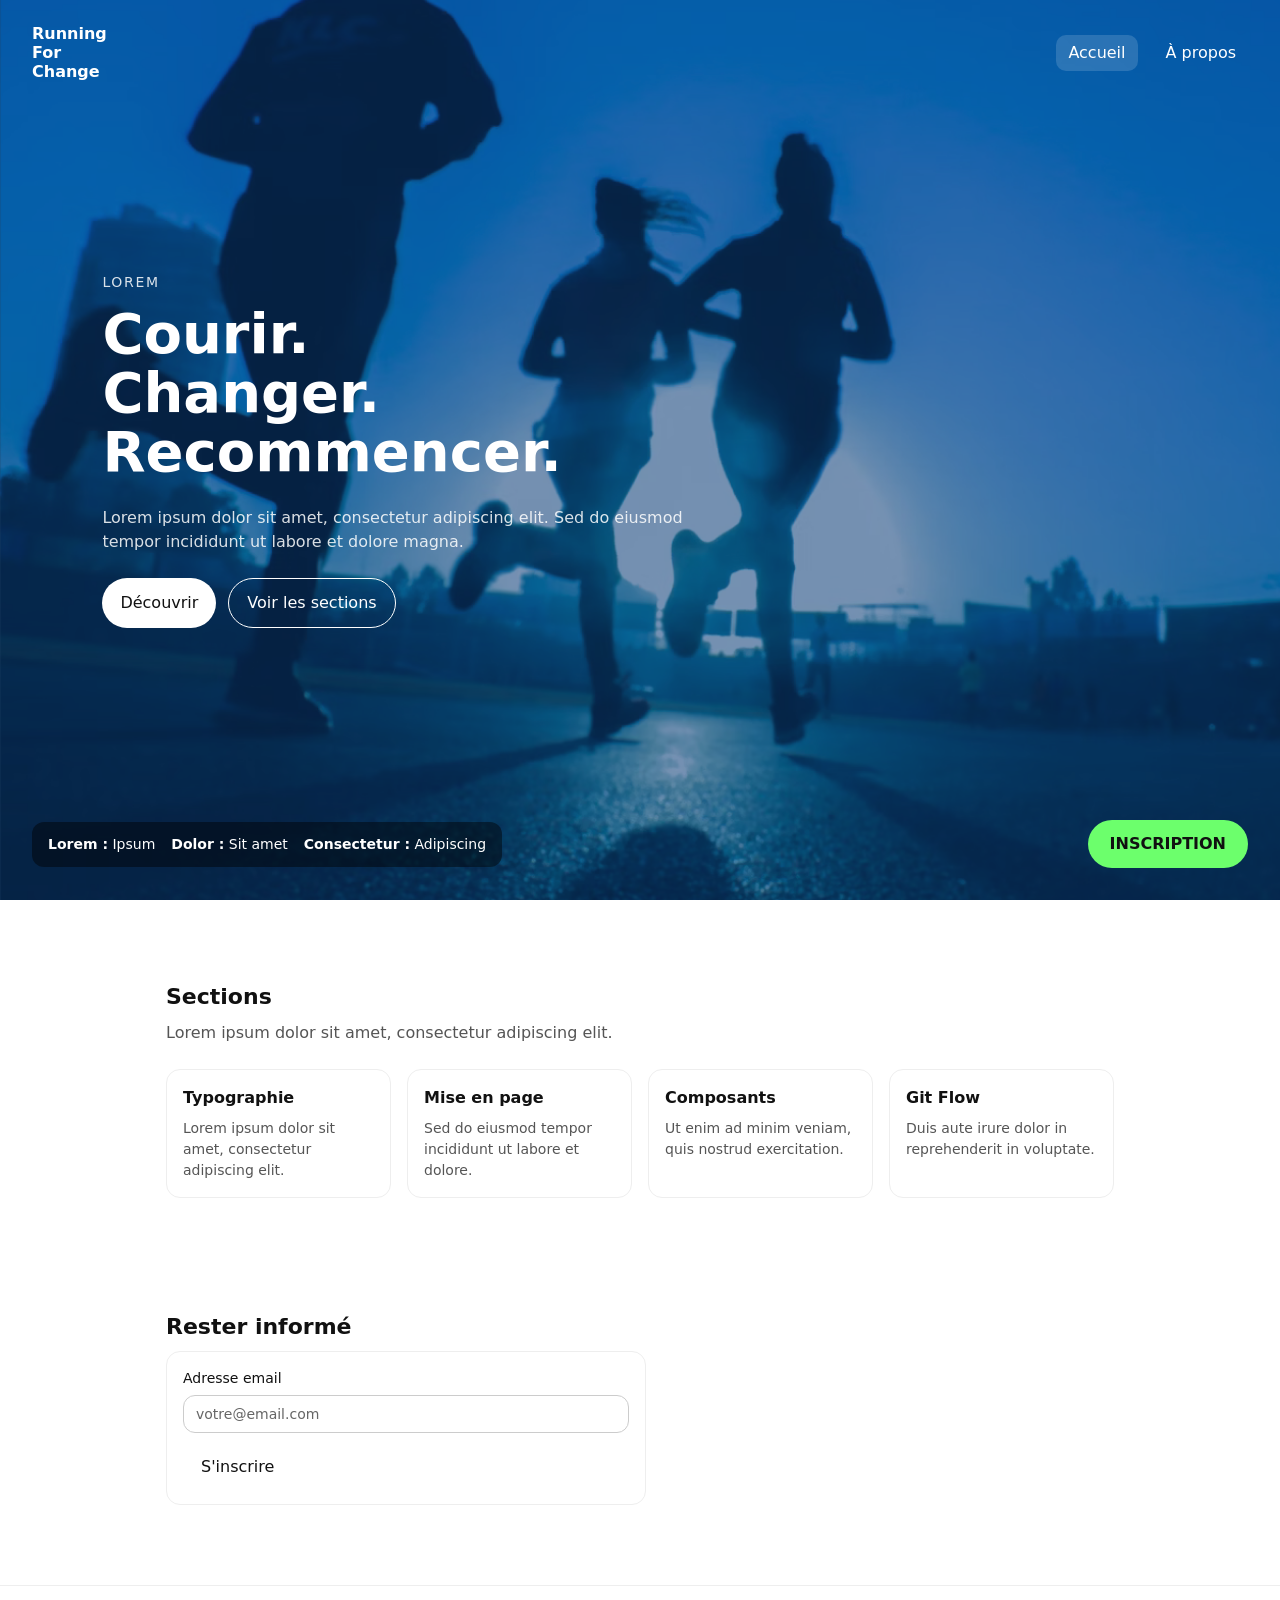
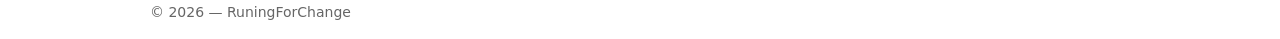
<file: src/index.html>
<!DOCTYPE html>
<html lang="fr">
<head>
  <meta charset="utf-8" />
  <meta name="viewport" content="width=device-width, initial-scale=1" />
  <meta name="description" content="Lorem ipsum dolor sit amet, consectetur adipiscing elit." />
  <title>RuningForChange</title>
  <link rel="stylesheet" href="../css/style.css" />
</head>

<body class="home">

<a class="skip-link" href="#main">Aller au contenu principal</a>

<header class="site-header site-header--overlay">
  <a class="brand" href="./index.html">
    Running<br>For<br>Change
  </a>

  <nav class="nav" aria-label="Navigation principale">
    <a href="./index.html" aria-current="page">Accueil</a>
    <a href="./about.html">À propos</a>
  </nav>
</header>

<main id="main">

  <section class="hero">
    <div class="hero-content">
      <p class="kicker">Lorem</p>

      <h1 class="hero-title">
        Courir.<br>
        Changer.<br>
        Recommencer.
      </h1>

      <p class="hero-subtitle">
        Lorem ipsum dolor sit amet, consectetur adipiscing elit.
        Sed do eiusmod tempor incididunt ut labore et dolore magna.
      </p>

      <div class="hero-actions">
        <a class="btn" href="./about.html">Découvrir</a>
        <a class="btn btn-ghost" href="#sections">Voir les sections</a>
      </div>
    </div>

    <div class="hero-bottom">
      <div class="hero-info">
        <span><strong>Lorem :</strong> Ipsum</span>
        <span><strong>Dolor :</strong> Sit amet</span>
        <span><strong>Consectetur :</strong> Adipiscing</span>
      </div>

      <a href="#register" class="btn-register" role="button">INSCRIPTION</a>
    </div>
  </section>

  <div class="container">

    <section id="sections" class="section">
      <h2 class="section-title">Sections</h2>
      <p class="section-desc">Lorem ipsum dolor sit amet, consectetur adipiscing elit.</p>

      <div class="grid">
        <article class="card">
          <h3>Typographie</h3>
          <p>Lorem ipsum dolor sit amet, consectetur adipiscing elit.</p>
        </article>

        <article class="card">
          <h3>Mise en page</h3>
          <p>Sed do eiusmod tempor incididunt ut labore et dolore.</p>
        </article>

        <article class="card">
          <h3>Composants</h3>
          <p>Ut enim ad minim veniam, quis nostrud exercitation.</p>
        </article>

        <article class="card">
          <h3>Git Flow</h3>
          <p>Duis aute irure dolor in reprehenderit in voluptate.</p>
        </article>
      </div>
    </section>

    <section class="section" aria-labelledby="newsletter-title">
      <h2 id="newsletter-title" class="section-title">Rester informé</h2>

      <form class="form" id="newsletter-form" novalidate>
        <div class="form-row">
          <label for="email">Adresse email</label>
          <input id="email" type="email" name="email" required aria-describedby="email-hint" placeholder="votre@email.com" />
        </div>

        <div class="form-actions">
          <button class="btn" type="submit">S'inscrire</button>
          <p class="form-hint" id="form-hint" aria-live="polite"></p>
        </div>
      </form>
    </section>

  </div>
</main>

<footer class="site-footer">
  <div class="footer-inner">
    <p>&copy; 2026 — RuningForChange</p>
  </div>
</footer>

<script src="../js/main.js"></script>
</body>
</html>
</file>
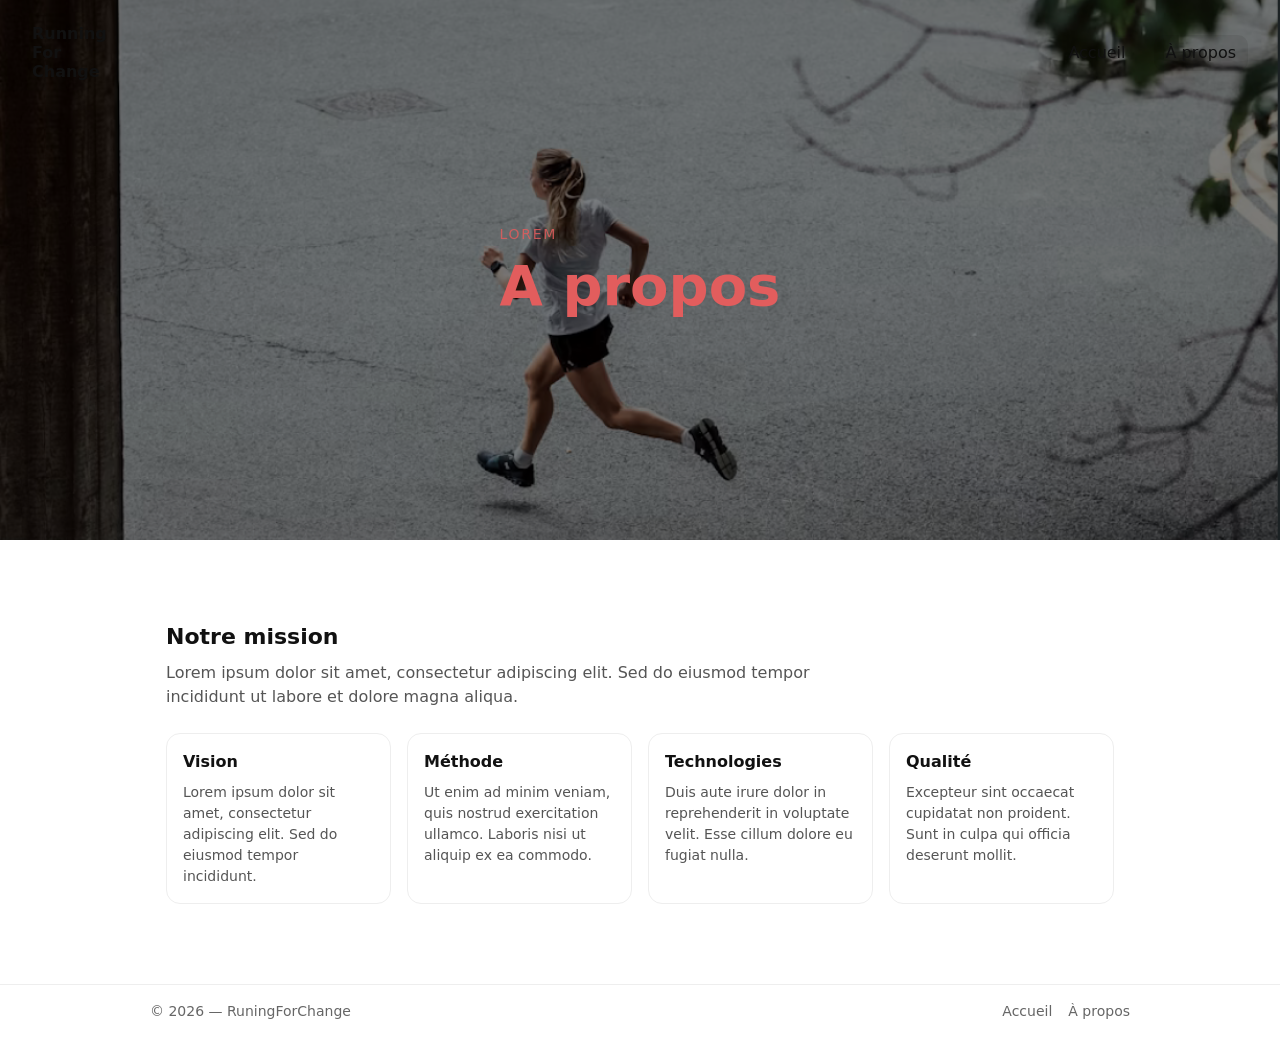
<file: src/about.html>
<!DOCTYPE html>
<html lang="fr">
<head>
  <meta charset="utf-8" />
  <meta name="viewport" content="width=device-width, initial-scale=1" />
  <meta name="description" content="Lorem ipsum dolor sit amet, consectetur adipiscing elit." />
  <title>À propos — RuningForChange</title>
  <link rel="stylesheet" href="../css/style.css" />
</head>

<body class="about">

<a class="skip-link" href="#main">Aller au contenu principal</a>

<!-- HEADER -->
<header class="site-header">
  <a class="brand" href="./index.html">
    Running<br>For<br>Change
  </a>

  <nav class="nav" aria-label="Navigation principale">
    <a href="./index.html">Accueil</a>
    <a href="./about.html" aria-current="page">À propos</a>
  </nav>
</header>

<section class="hero-about">
  <div class="hero-content">
    <p class="kicker">Lorem</p>
    <h1 class="hero-title">A propos</h1>
  </div>
</section>

<main class="container" id="main">

  <section class="section">
    <h2 class="section-title">Notre mission</h2>

    <p class="section-desc">
      Lorem ipsum dolor sit amet, consectetur adipiscing elit.
      Sed do eiusmod tempor incididunt ut labore et dolore magna aliqua.
    </p>

    <div class="grid">
      <article class="card">
        <h3>Vision</h3>
        <p>
          Lorem ipsum dolor sit amet, consectetur adipiscing elit.
          Sed do eiusmod tempor incididunt.
        </p>
      </article>

      <article class="card">
        <h3>Méthode</h3>
        <p>
          Ut enim ad minim veniam, quis nostrud exercitation ullamco.
          Laboris nisi ut aliquip ex ea commodo.
        </p>
      </article>

      <article class="card">
        <h3>Technologies</h3>
        <p>
          Duis aute irure dolor in reprehenderit in voluptate velit.
          Esse cillum dolore eu fugiat nulla.
        </p>
      </article>

      <article class="card">
        <h3>Qualité</h3>
        <p>
          Excepteur sint occaecat cupidatat non proident.
          Sunt in culpa qui officia deserunt mollit.
        </p>
      </article>
    </div>
  </section>

</main>

<footer class="site-footer">
  <div class="footer-inner">
    <p>&copy; 2026 — RuningForChange</p>

    <nav class="footer-nav" aria-label="Liens de pied de page">
      <a href="./index.html">Accueil</a>
      <a href="./about.html">À propos</a>
    </nav>
  </div>
</footer>

<script src="../js/main.js"></script>
</body>
</html>
</file>
<file: css/style.css>
:root {
  /* Couleurs */
  --color-bg: #fff;
  --color-text: #111;
  --color-text-muted: #555;
  --color-text-light: #666;
  --color-primary: #111;
  --color-accent: #6CFF6C;
  --color-border: #eee;
  --color-border-hover: #ccc;
  --color-overlay: rgba(10, 60, 120, 0.55);
  --color-bg-card: rgba(0, 0, 0, 0.45);
  --color-bg-nav: rgba(255, 255, 255, 0.15);
  --color-bg-nav-hover: rgba(0, 0, 0, 0.05);
  --color-bg-nav-active: rgba(0, 0, 0, 0.08);

  /* Typographie */
  --font-family: system-ui, -apple-system, Segoe UI, Roboto, Arial, sans-serif;
  --line-height: 1.5;

  /* Espacements */
  --spacing-xs: 8px;
  --spacing-sm: 12px;
  --spacing-md: 16px;
  --spacing-lg: 24px;
  --spacing-xl: 32px;

  /* Rayons */
  --radius-sm: 10px;
  --radius-md: 12px;
  --radius-lg: 14px;
  --radius-full: 9999px;

  /* Transitions */
  --transition-fast: 0.15s;
  --transition-normal: 0.2s;

  /* Largeur max */
  --container-width: 980px;
}

*,
*::before,
*::after {
  box-sizing: border-box;
}

html {
  scroll-behavior: smooth;
}

body {
  margin: 0;
  font-family: var(--font-family);
  line-height: var(--line-height);
  background-color: var(--color-bg);
  color: var(--color-text);
  -webkit-font-smoothing: antialiased;
  -moz-osx-font-smoothing: grayscale;
}

img {
  max-width: 100%;
  height: auto;
  display: block;
}


.skip-link {
  position: absolute;
  left: -9999px;
  top: var(--spacing-md);
  padding: var(--spacing-sm) var(--spacing-md);
  border-radius: var(--radius-md);
  background: var(--color-primary);
  color: var(--color-bg);
  z-index: 999;
  text-decoration: none;
  font-weight: 500;
  transition:  var(--transition-normal);
}

.skip-link:focus {
  left: var(--spacing-md);
}

:focus-visible {
  outline: 2px solid var(--color-primary);
  outline-offset: 2px;
}

.sr-only {
  position: absolute;
  width: 1px;
  height: 1px;
  padding: 0;
  margin: -1px;
  overflow: hidden;
  clip: rect(0, 0, 0, 0);
  white-space: nowrap;
  border: 0;
}


.container {
  max-width: var(--container-width);
  margin: 0 auto;
  padding: var(--spacing-lg) var(--spacing-md);
}


.site-header {
  position: absolute;
  top: 0;
  left: 0;
  width: 100%;
  padding: var(--spacing-lg) var(--spacing-xl);
  display: flex;
  justify-content: space-between;
  align-items: center;
  z-index: 10;
  background: transparent;
  transition: var(--transition-normal);
}

.site-header--overlay .brand,
.site-header--overlay .nav a {
  color: var(--color-bg);
}

.site-header--overlay .nav a[aria-current="page"] {
  background: var(--color-bg-nav);
}

.brand {
  font-weight: 700;
  color: var(--color-text);
  text-decoration: none;
  transition: opacity var(--transition-normal);
  line-height: 1.2;
}

.brand:hover {
  opacity: 0.8;
}

.nav {
  display: flex;
  gap: var(--spacing-md);
}

.nav a {
  color: var(--color-text);
  text-decoration: none;
  padding: 6px var(--spacing-sm);
  border-radius: var(--radius-sm);
  transition:  var(--transition-normal), opacity var(--transition-normal);
}

.nav a:hover {
  background: var(--color-bg-nav-hover);
  opacity: 0.8;
}

.nav a[aria-current="page"] {
  background: var(--color-bg-nav-active);
}


.home .hero {
  position: relative;
  min-height: 100vh;
  width: 100%;
  display: flex;
  align-items: center;
  background-image: url("../assets/images/running.png");
  background-size: cover;
  background-position: center;
  background-repeat: no-repeat;
  color: var(--color-bg);
}

.home .hero::before {
  content: "";
  position: absolute;
  inset: 0;
  background: var(--color-overlay);
}

.hero-content {
  position: relative;
  z-index: 1;
  max-width: 720px;
  padding-left: 8vw;
}

.kicker {
  margin: 0 0 var(--spacing-sm);
  font-size: 0.875rem;
  letter-spacing: 0.12em;
  text-transform: uppercase;
  opacity: 0.85;
}

.hero-title {
  margin: 0;
  font-size: clamp(2rem, 5vw, 3.5rem);
  line-height: 1.05;
}

.hero-subtitle {
  margin-top: var(--spacing-lg);
  max-width: 60ch;
  opacity: 0.85;
}

.hero-actions {
  display: flex;
  flex-wrap: wrap;
  gap: var(--spacing-sm);
  margin-top: var(--spacing-lg);
}

.hero-bottom {
  position: absolute;
  left: var(--spacing-xl);
  right: var(--spacing-xl);
  bottom: var(--spacing-xl);
  z-index: 1;
  display: flex;
  justify-content: space-between;
  align-items: center;
  flex-wrap: wrap;
  gap: var(--spacing-md);
}

.hero-info {
  display: flex;
  flex-wrap: wrap;
  gap: var(--spacing-md);
  background: var(--color-bg-card);
  padding: var(--spacing-sm) var(--spacing-md);
  border-radius: var(--radius-md);
  font-size: 0.875rem;
}

.hero-info strong {
  font-weight: 600;
}

/* HERO ABOUT */
.about .hero-about{
  position: relative;
  min-height: 60vh;
  width: 100%;
  display: flex;
  align-items: center;

  background-image: url("../assets/images/running2.png");
  background-size: cover;
  background-position: center;
  background-repeat: no-repeat;

  color: #e25d5d;
}

.about .hero-about::before{
  content:"";
  position:absolute;
  inset:0;
  background: rgba(0,0,0,0.5);
}

.about .hero-about .hero-content{
  position: relative;
  z-index: 1;
  max-width: 720px;
  margin: 0 auto;
  padding: 0 24px;
}

.btn {
  display: inline-flex;
  align-items: center;
  justify-content: center;
  padding: 12px 18px;
  border-radius: var(--radius-full);
  background: var(--color-bg);
  color: var(--color-text);
  text-decoration: none;
  font-weight: 500;
  border: none;
  cursor: pointer;
  transition: var(--transition-normal), transform var(--transition-normal), opacity var(--transition-normal);
  font-family: inherit;
  font-size: 1rem;
}

.btn:hover {
  opacity: 0.85;
  transform: translateY(-1px);
}

.btn:active {
  transform: translateY(0);
}

.btn-ghost {
  background: transparent;
  border: 1px solid var(--color-bg);
  color: var(--color-bg);
}

.btn-ghost:hover {
  background: rgba(255, 255, 255, 0.1);
}

.btn-register {
  background: var(--color-accent);
  color: var(--color-text);
  padding: 12px 22px;
  border-radius: var(--radius-full);
  font-weight: 600;
  text-decoration: none;
  display: inline-flex;
  transition: var(--transition-normal), transform var(--transition-normal), opacity var(--transition-normal);
}

.btn-register:hover {
  background: #5ce55c;
  opacity: 0.9;
  transform: translateY(-1px);
}

.btn-register:active {
  transform: translateY(0);
}


.section {
  padding: 3.5rem 0;
}

.section-title {
  font-size: 1.375rem;
  margin: 0 0 var(--spacing-xs);
  font-weight: 600;
}

.section-desc {
  margin: 0 0 1.5rem;
  color: var(--color-text-muted);
  max-width: 70ch;
}

.grid {
  display: grid;
  grid-template-columns: repeat(auto-fit, minmax(220px, 1fr));
  gap: var(--spacing-md);
}

.card {
  border: 1px solid var(--color-border);
  border-radius: var(--radius-lg);
  padding: var(--spacing-md);
  transition: border-color var(--transition-normal), box-shadow var(--transition-normal);
}

.card:hover {
  border-color: var(--color-border-hover);
  box-shadow: 0 4px 12px rgba(0, 0, 0, 0.08);
}

.card h3 {
  margin: 0 0 var(--spacing-xs);
  font-size: 1rem;
  font-weight: 600;
  color: var(--color-text);
}

.card p {
  margin: 0;
  font-size: 0.875rem;
  color: var(--color-text-muted);
}


.form {
  max-width: 480px;
  border: 1px solid var(--color-border);
  border-radius: var(--radius-lg);
  padding: var(--spacing-md);
}

.form-row {
  display: flex;
  flex-direction: column;
  margin-bottom: var(--spacing-sm);
}

.form label {
  display: block;
  margin-bottom: 6px;
  font-size: 0.875rem;
  font-weight: 500;
  color: var(--color-text);
}

.form input {
  width: 100%;
  padding: 10px var(--spacing-sm);
  border-radius: var(--radius-md);
  border: 1px solid var(--color-border-hover);
  font-size: 0.875rem;
  font-family: inherit;
  transition: border-color var(--transition-normal), box-shadow var(--transition-normal);
}

.form input::placeholder {
  color: var(--color-text-light);
}

.form input:focus {
  outline: none;
  border-color: var(--color-primary);
  box-shadow: 0 0 0 3px rgba(0, 0, 0, 0.1);
}

.form-actions {
  display: flex;
  align-items: center;
  flex-wrap: wrap;
  gap: var(--spacing-sm);
  margin-top: var(--spacing-xs);
}

.form-hint {
  margin: 0;
  font-size: 0.8125rem;
  color: var(--color-text-light);
}

.form-hint.error {
  color: #d00;
}


.site-footer {
  border-top: 1px solid var(--color-border);
  padding: var(--spacing-md) var(--spacing-md);
}

.footer-inner {
  max-width: var(--container-width);
  margin: 0 auto;
  display: flex;
  justify-content: space-between;
  align-items: center;
  flex-wrap: wrap;
  gap: var(--spacing-sm);
}

.footer-inner p {
  margin: 0;
  font-size: 0.875rem;
  color: var(--color-text-light);
}

.footer-nav {
  display: flex;
  gap: var(--spacing-md);
}

.footer-nav a {
  color: var(--color-text-light);
  text-decoration: none;
  font-size: 0.875rem;
  transition: color var(--transition-normal);
}

.footer-nav a:hover {
  color: var(--color-text);
}


@media (max-width: 768px) {
  .hero-content {
    padding-left: var(--spacing-lg);
    padding-right: var(--spacing-lg);
  }

  .hero-bottom {
    flex-direction: column;
    align-items: flex-start;
    gap: var(--spacing-md);
    left: var(--spacing-lg);
    right: var(--spacing-lg);
    bottom: var(--spacing-lg);
  }

  .site-header {
    padding: var(--spacing-md) var(--spacing-lg);
  }

  .nav a {
    padding: 4px var(--spacing-sm);
    font-size: 0.875rem;
  }

  .footer-inner {
    flex-direction: column;
    gap: var(--spacing-sm);
    text-align: center;
  }
}

@media (max-width: 480px) {
  .hero-title {
    font-size: 1.75rem;
  }

  .hero-subtitle {
    font-size: 0.875rem;
  }

  .hero-actions {
    flex-direction: column;
  }

  .hero-actions .btn {
    width: 100%;
  }

  .hero-info {
    flex-direction: column;
    gap: var(--spacing-xs);
  }

  .kicker {
    font-size: 0.75rem;
  }

  .card {
    padding: var(--spacing-sm);
  }
}


  .btn:hover {
    transform: translateY(-2px);
  }

  .btn-register:hover {
    transform: translateY(-2px);
  }

  .card:hover {
    transform: translateY(-2px);
  }
}


@media (prefers-color-scheme: dark) {
  :root {
    --color-bg: #0a0a0a;
    --color-text: #f0f0f0;
    --color-text-muted: #aaa;
    --color-text-light: #888;
    --color-primary: #f0f0f0;
    --color-border: #333;
    --color-border-hover: #555;
    --color-bg-nav-hover: rgba(255, 255, 255, 0.1);
    --color-bg-nav-active: rgba(255, 255, 255, 0.15);
  }

  .form input {
    background: #1a1a1a;
  }
}
</file>
